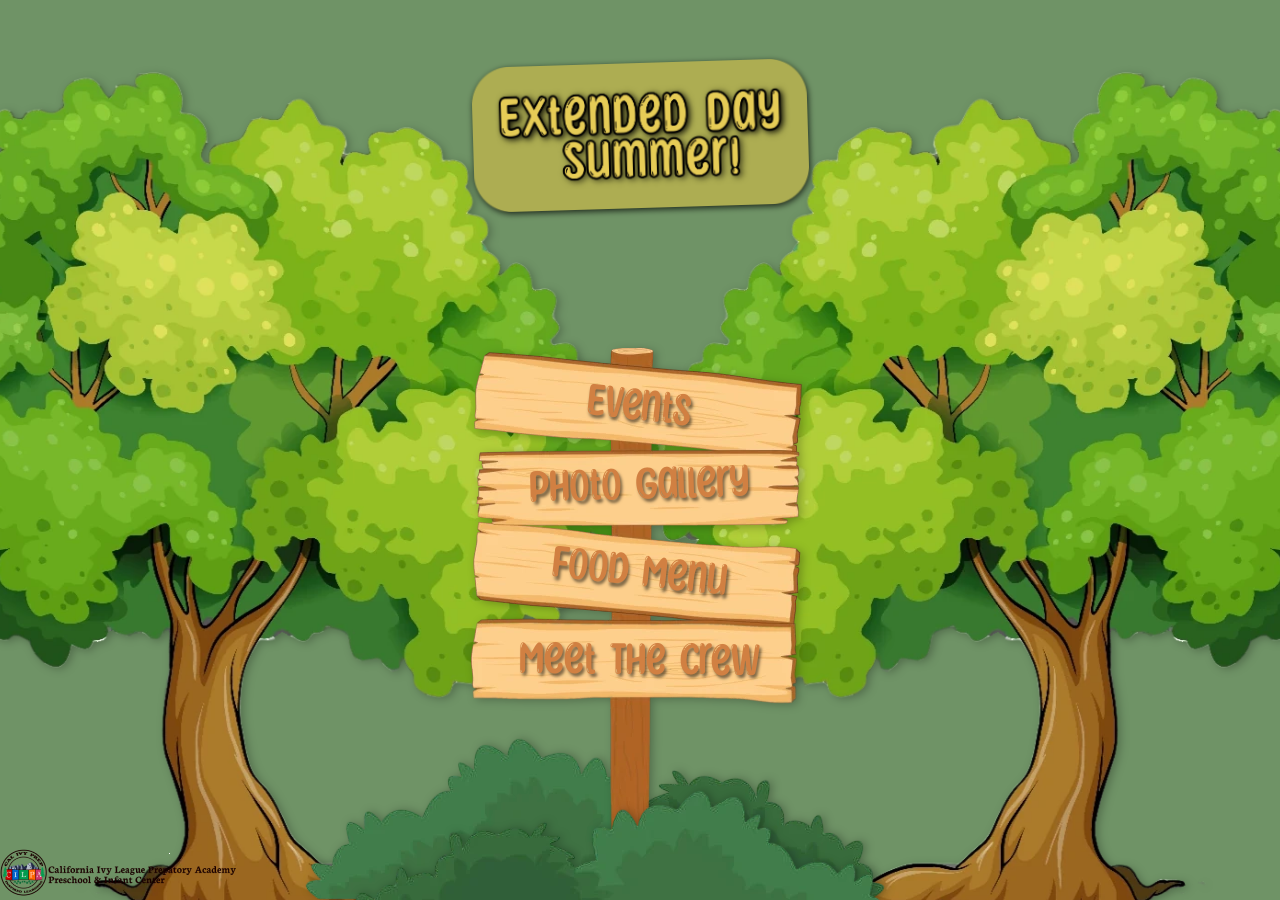
<file: index.html>
<!DOCTYPE html>
<html lang="en">
<head>
    <meta charset="UTF-8">
    <meta name="viewport" content="width=device-width, initial-scale=1.0">
    <meta name="darkreader-lock">
    <title>Extended Day Website</title>
    <link rel="stylesheet" type="text/css" href="style.css">
    <link rel="manifest" href="site.webmanifest">
    <link rel="icon" href="favicon.ico" type="image/x-icon">
</head>
<body>
    <!-- ========= Website Coded and Designed by Clonephaze/Jack Smith  =========  -->
    <main>
        <div class="home-screen">
            <div class="title-bar">
                <img src="Images/ExtDaySumTitle.webp" alt="">
            </div>
            <!-- <div class="title-bar">
                <div class="title-container">
                    <h1 class="title">Extended Day Summer!</h1>
                </div>
            </div> -->
            <img class="tree-left" src="Images/treeflip.webp" alt="">
            <nav class="sign-container">
                <img role="presentation" class="bush1" src="Images/BushesLtD.webp" alt="">
                <picture role="presentation" class="signpost">
                    <source srcset="Images/signpost.webp" type="image/webp">
                    <img role="presentation" src="Images/signpost.png" alt="">
                </picture>
                <ul role="tree" aria-label="Extended Day">
                    <li class="sign-item" role="none"><a role="treeitem" class="sign-buttons" id="button1" href="Events/Events.html">Events</a></li>
                    <li class="sign-item" role="none"><a role="treeitem" class="sign-buttons" id="button2" href="Gallery/Gallery.html">Photo Gallery</a></li>
                    <li class="sign-item" role="none"><a role="treeitem" class="sign-buttons" id="button3" href="Menu/Menu.html">Food Menu</a></li>
                    <li class="sign-item" role="none"><a role="treeitem" class="sign-buttons" id="button4" href="Crew/Crew.html">Meet The Crew</a></li>
                </ul>
                <img role="presentation" class="bush2" src="Images/BushesDtL.webp" alt="">
            </nav>
            <img class="tree-right" src="Images/tree.webp" alt="">
        </div>
    </main>
    <footer><a href="https://calivyprep.org/" target="_blank" rel="noopener noreferrer"><img class="cal-ivy-logo" src="Images/CalIvyPrepLogo.png" alt="Logo and title for California Ivy League Prepretory School"></a></footer>
</body>
</html>
</file>
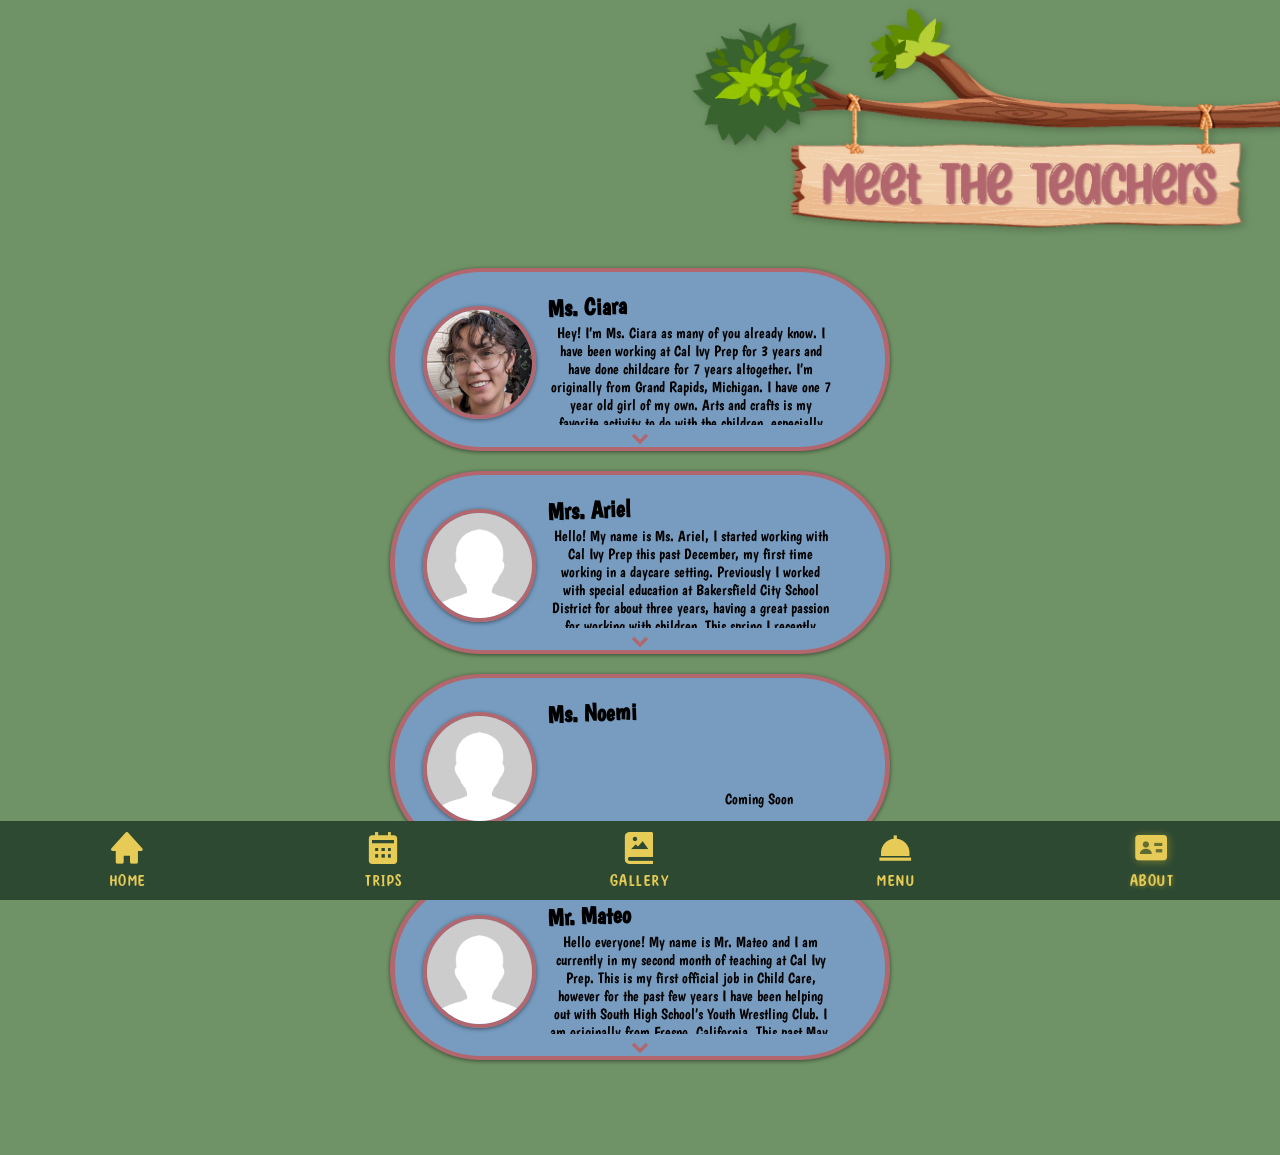
<file: Crew/Crew.html>
<!DOCTYPE html>
<html lang="en">
<head>
    <meta charset="UTF-8">
    <meta name="viewport" content="width=device-width, initial-scale=1.0">
    <meta name="darkreader-lock">
    <title>Extended Day Website</title>
    <link rel="stylesheet" href="../style.css">
    <link rel="stylesheet" href="../Fonts/boxicons-2.1.4/css/boxicons.min.css">
    <link rel="icon" href="../favicon.ico" type="image/x-icon">
    <script src="https://code.jquery.com/jquery-3.6.0.min.js"></script>
</head>
<body>
    <!-- ========= Website Coded and Designed by Clonephaze/Jack Smith  =========  -->
    <header class="about-header">
        <img src="TreeBranchCrew.webp" role="presentation" alt="">
        <h1 class="hidden-title">Meet The Teachers</h1>
    </header>
    <main>
        <div class="staff-container">
            <div class="staff-card" data-expanded="false">
                <div class="staff-img-container">
                    <img src="Ciara.webp" role="presentation" alt="">
                </div>
                <h2 class="staff-name">Ms. Ciara</h2>
                <div class="staff-info-container">
                    <p class="staff-description Ciara">Hey! I’m Ms. Ciara as many of you already know. I have been working at Cal Ivy Prep for 3 years and have done childcare for 7 years altogether. I’m originally from
                        Grand Rapids, Michigan. I have one 7 year old girl of my own. Arts and crafts is my favorite activity to do with the children, especially making slime. I hope we have a fantastic and fun summer
                        this year. I can’t wait!</p>
                </div>
                <div class="expand-arrow"><i class='bx bxs-chevron-down'></i></div>
            </div>
            <div class="staff-card" data-expanded="false">
                <div class="staff-img-container">
                    <img src="blank-face-icon-16.jpg" role="presentation" alt="">
                </div>
                <h2 class="staff-name">Mrs. Ariel</h2>
                <div class="staff-info-container">
                    <p class="staff-description Ariel">Hello! My name is Ms. Ariel, I started working with Cal Ivy Prep this past December, my first time working in a daycare setting. Previously I worked with special
                        education at Bakersfield City School District for about three years, having a great passion for working with children. This spring I recently graduated from CSUB with my bachelor's in Child,
                        Adolescent, and Family Studies and am planning to continue school to obtain my master's. I’m originally from the island of Oahu and have a two-year-old daughter of my own! But I love playing
                        games, and sports, and being outside with the children. I am super excited to be spending all summer with everyone and ready to have a great time!</p>
                </div>
                <div class="expand-arrow"><i class='bx bxs-chevron-down'></i></div>
            </div>
            <div class="staff-card" data-expanded="false">
                <div class="staff-img-container">
                    <img src="blank-face-icon-16.jpg" role="presentation" alt="">
                </div>
                <h2 class="staff-name">Ms. Noemi</h2>
                <div class="staff-info-container">
                    <p class="staff-description Noemi">Coming Soon</p>
                </div>
                <div class="expand-arrow"><i class='bx bxs-chevron-down'></i></div>
            </div>
            <div class="staff-card" data-expanded="false">
                <div class="staff-img-container">
                    <img src="blank-face-icon-16.jpg" role="presentation" alt="">
                </div>
                <h2 class="staff-name">Mr. Mateo</h2>
                <div class="staff-info-container">
                    <p class="staff-description Mateo">Hello everyone! My name is Mr. Mateo and I am currently in my second month of teaching at Cal Ivy Prep. This is my first official job in Child Care, however for the past few years I have been helping out with South High School’s Youth Wrestling Club. I am originally from Fresno, California. This past May, I finished my bachelors degree from CSUB in Child, Adolescent and Family Studies. For the past three years I have been a part of the CSUB Wrestling Team and I will be continuing competing and attending CSUB this Fall as I have been accepted to the Educational Counseling Masters Program. I love being outside with the kids, coloring, playing games, just about anything! I am so grateful and excited to be at Cal Ivy Prep this summer! Thank you!</p>
                </div>
                <div class="expand-arrow"><i class='bx bxs-chevron-down'></i></div>
            </div>
        </div>
    </main>
    <footer>
        <nav class="navigation">
            <ul role="tree" class="navbar">
                <li role="none">
                    <a role="treeitem" href="../index.html">
                        <div class="nav-icon bx bxs-home"></div>
                        <p>Home</p>
                    </a>
                </li>
                <li role="none">
                    <a role="treeitem" href="../Events/Events.html">
                        <div class="nav-icon bx bxs-calendar"></div>
                        <p>Trips</p>
                    </a>
                </li>
                <li role="none">
                    <a role="treeitem" href="../Gallery/Gallery.html">
                        <div class="nav-icon bx bxs-photo-album"></div>
                        <p>Gallery</p>
                    </a>
                </li>
                <li role="none">
                    <a role="treeitem" href="../Menu/Menu.html">
                        <div class="nav-icon bx bxs-dish"></div>
                        <p>Menu</p>
                    </a>
                </li>
                <li role="none">
                    <a role="treeitem" aria-current="page" href="Crew.html">
                        <div class="nav-icon bx bxs-id-card"></div>
                        <p>About</p>
                    </a>
                </li>
            </ul>
        </nav>
    </footer>
    <script>
        const navbar = document.querySelector('.navigation');
        const body = document.querySelector('.staff-container');
        var navgap = navbar.offsetHeight + 20;

        body.style.paddingBottom += navgap + 'px';
    </script>
    <script>
        $(document).ready(function () {
            $('.expand-arrow').click(function () {
                const $arrow = $(this);
                const $card = $arrow.closest('.staff-card');
                const $description = $card.find('.staff-description');
                const isExpanded = $card.attr('data-expanded') === 'true';
                const initialHeight = 183;
                const animationDuration = 400; 

                if (!isExpanded) {
                    const startCardHeight = $card.height();
                    const startDescriptionHeight = $description.height();
                    $card.css('height', 'auto'); 
                    $description.css('height', 'auto'); 
                    const endCardHeight = $card.prop('scrollHeight');
                    const endDescriptionHeight = $description.prop('scrollHeight');
                    $card.css('height', startCardHeight); 
                    $description.css('height', startDescriptionHeight); 

                    $card[0].offsetHeight;
                    $description[0].offsetHeight;

                    $card.attr('data-expanded', 'true');
                    $arrow.addClass('flip-arrow');

                    $card.animate({ height: endCardHeight }, animationDuration);
                    $description.animate({ height: endDescriptionHeight }, animationDuration);
                } else {
                    const endHeight = initialHeight;

                    $card.attr('data-expanded', 'false');
                    $arrow.removeClass('flip-arrow');

                    $card[0].offsetHeight;
                    $description[0].offsetHeight;

                    $card.animate({ height: endHeight }, animationDuration);
                    $description.animate({ height: '6rem' }, animationDuration);
                }
            });
        });
    </script>

</body>
</html>
</file>
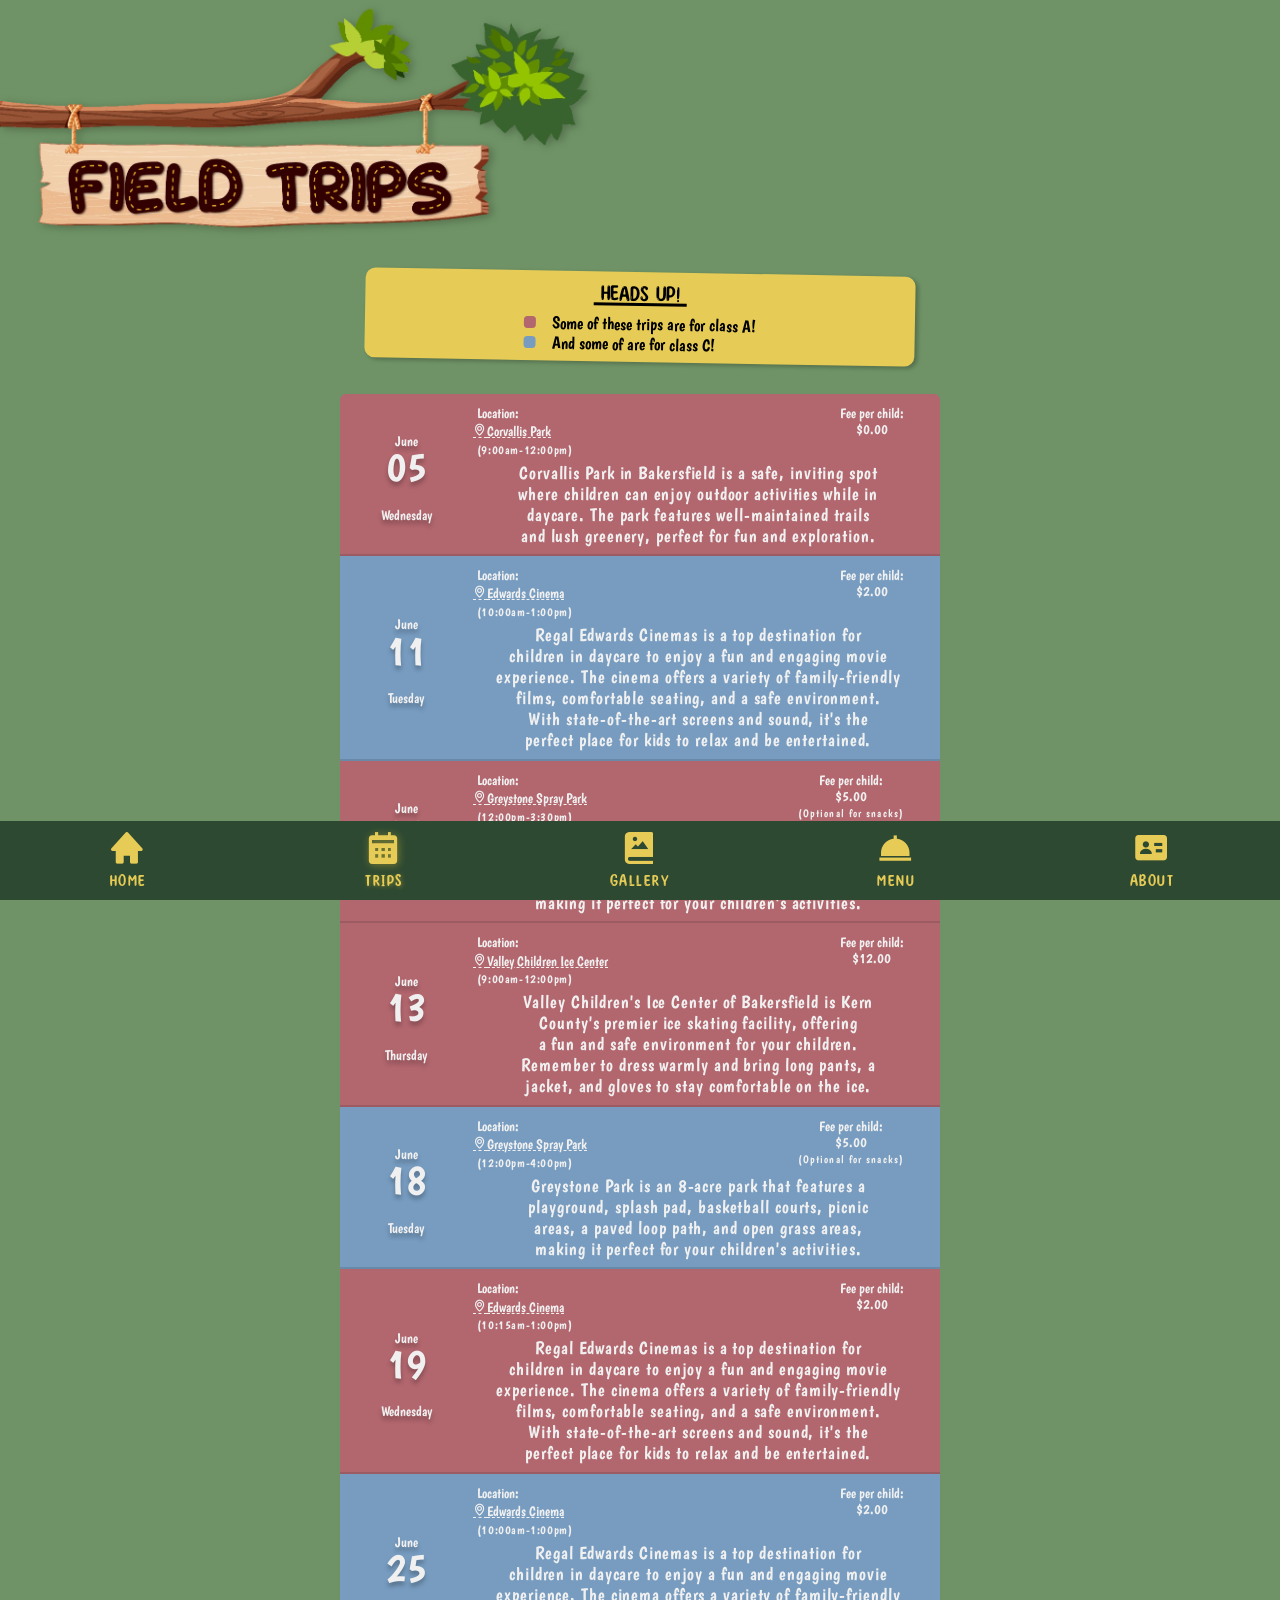
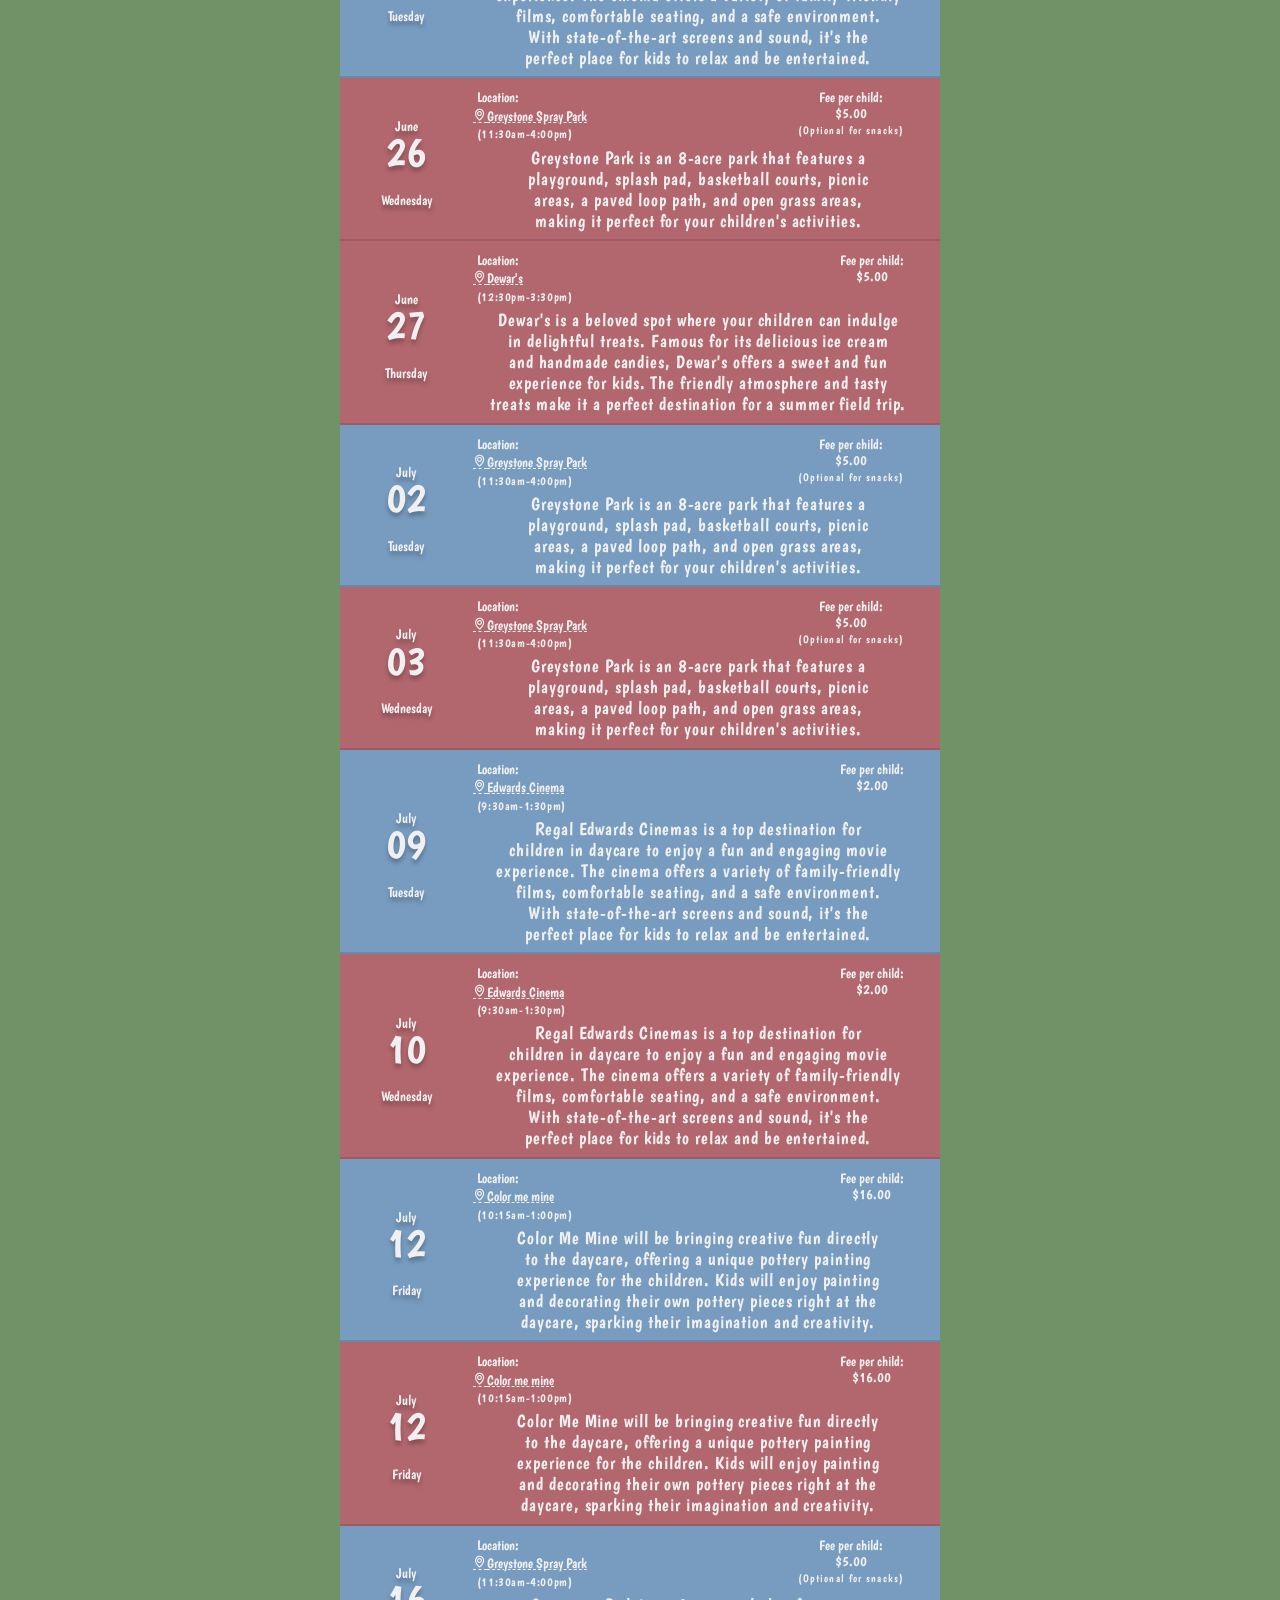
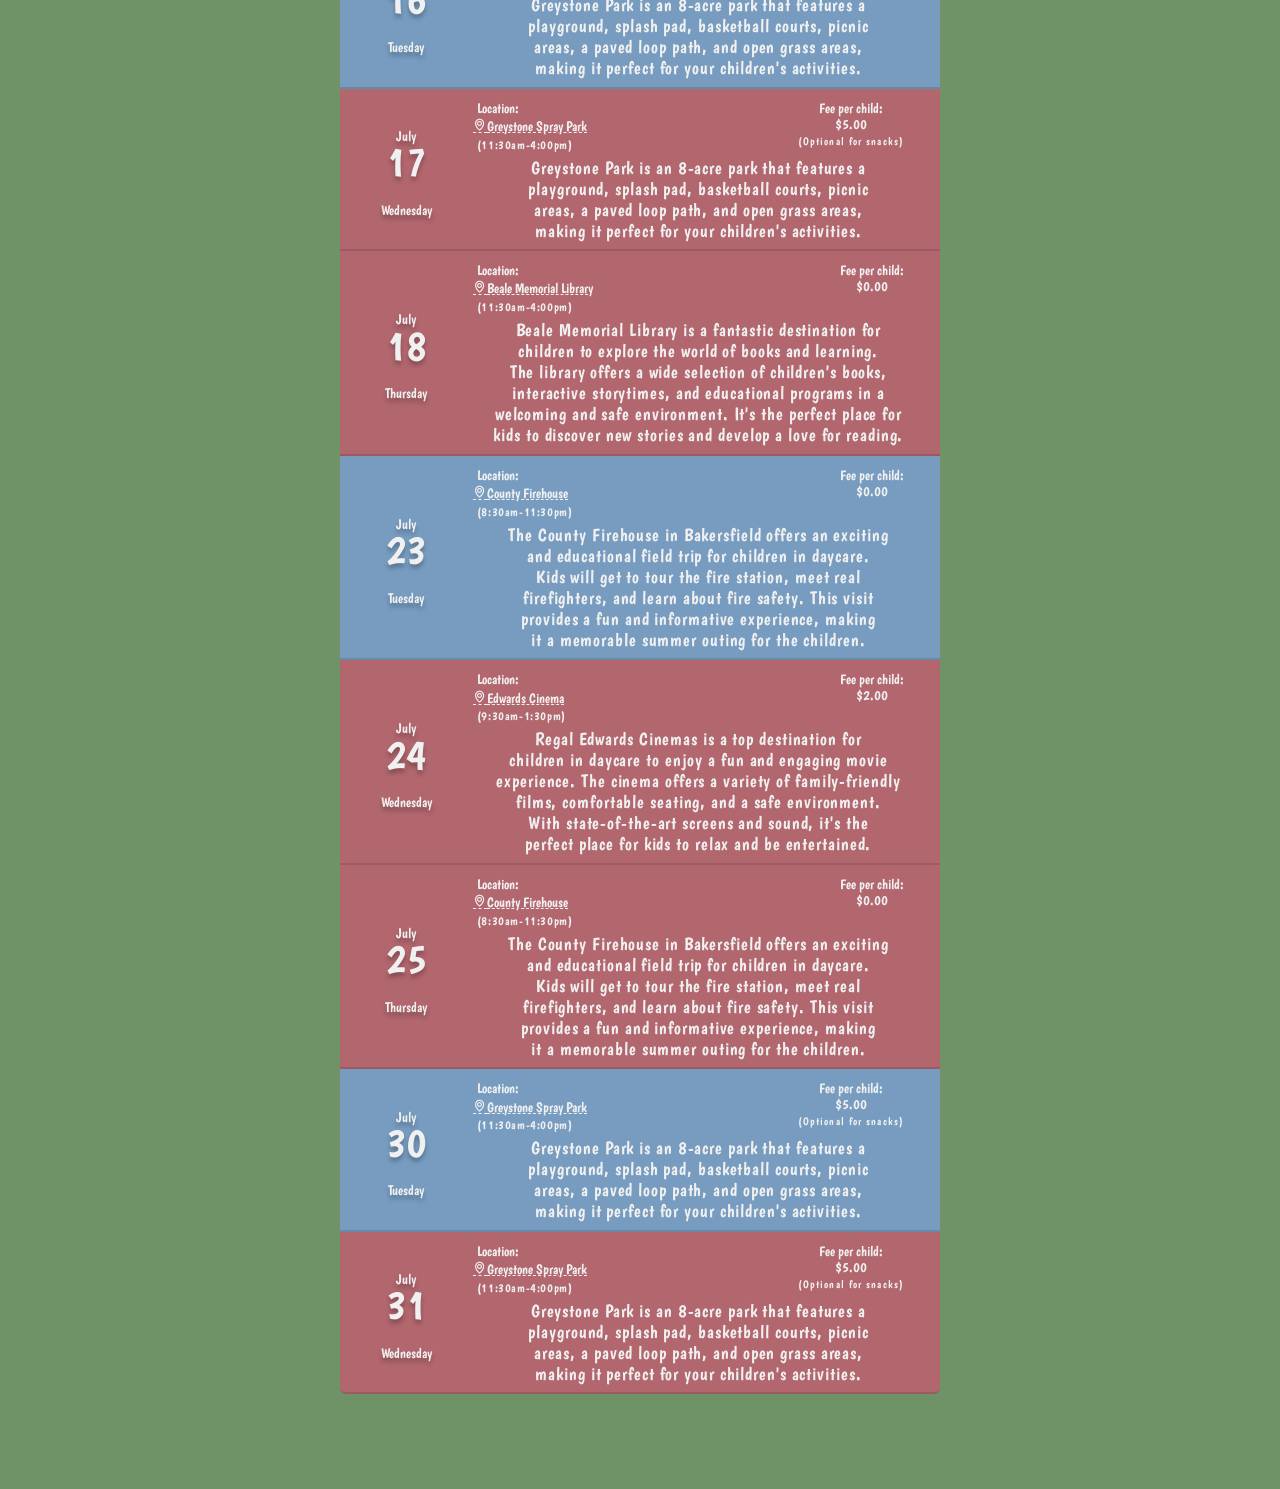
<file: Events/Events.html>
<!DOCTYPE html>
<html lang="en">
<head>
    <meta charset="UTF-8">
    <meta name="viewport" content="width=device-width, initial-scale=1.0">
    <meta name="darkreader-lock">
    <title>Extended Day Website</title>
    <link rel="stylesheet" href="../style.css">
    <link rel="stylesheet" href="../Fonts/boxicons-2.1.4/css/boxicons.min.css">
    <script src="Event-generator.js"></script>
    <link rel="icon" href="../favicon.ico" type="image/x-icon">
</head>
<body>
    <!-- ========= Website Coded and Designed by Clonephaze/Jack Smith  =========  -->
    <header class="events-header">
        <img src="TreeBranch-Events.webp" role="presentation" alt="">
        <h1 class="hidden-title">Field Trips</h1>
    </header>
    <main>
        <div class="place-center">
            <div class="events-intro-container">
                <h2> Heads Up! </h2>
                <div class="classLine">
                    <div class="classColorBox Abox"></div>
                    <p>Some of these trips are for class A!</p>
                </div>
                <div class="classLine">
                    <div class="classColorBox Bbox"></div>
                    <p>And some of are for class C!</p>
                </div>
            </div>
        </div>
        <div class="place-center">
            <div class="event-list-container">
                <!-- Content generated via Event-generator.js -->
            </div>
        </div>
    </main>
    <footer>
        <nav class="navigation">
            <ul role="tree" class="navbar">
                <li role="none">
                    <a role="treeitem" href="../index.html">
                        <div class="nav-icon bx bxs-home"></div>
                        <p>Home</p>
                    </a>
                </li>
                <li role="none">
                    <a role="treeitem" aria-current="page" href="Events.html">
                        <div class="nav-icon bx bxs-calendar"></div>
                        <p>Trips</p>
                    </a>
                </li>
                <li role="none">
                    <a role="treeitem" href="../Gallery/Gallery.html">
                        <div class="nav-icon bx bxs-photo-album"></div>
                        <p>Gallery</p>
                    </a>
                </li>
                <li role="none">
                    <a role="treeitem" href="../Menu/Menu.html">
                        <div class="nav-icon bx bxs-dish"></div>
                        <p>Menu</p>
                    </a>
                </li>
                <li role="none">
                    <a role="treeitem" href="../Crew/Crew.html">
                        <div class="nav-icon bx bxs-id-card"></div>
                        <p>About</p>
                    </a>
                </li>
            </ul>
        </nav>
    </footer>
    <script>
        const navbar = document.querySelector('.navigation');
        const body = document.querySelector('.event-list-container');
        var navgap = navbar.offsetHeight + 20;
        body.style.paddingBottom += navgap + 'px';
    </script>
</body>
</html>
</file>
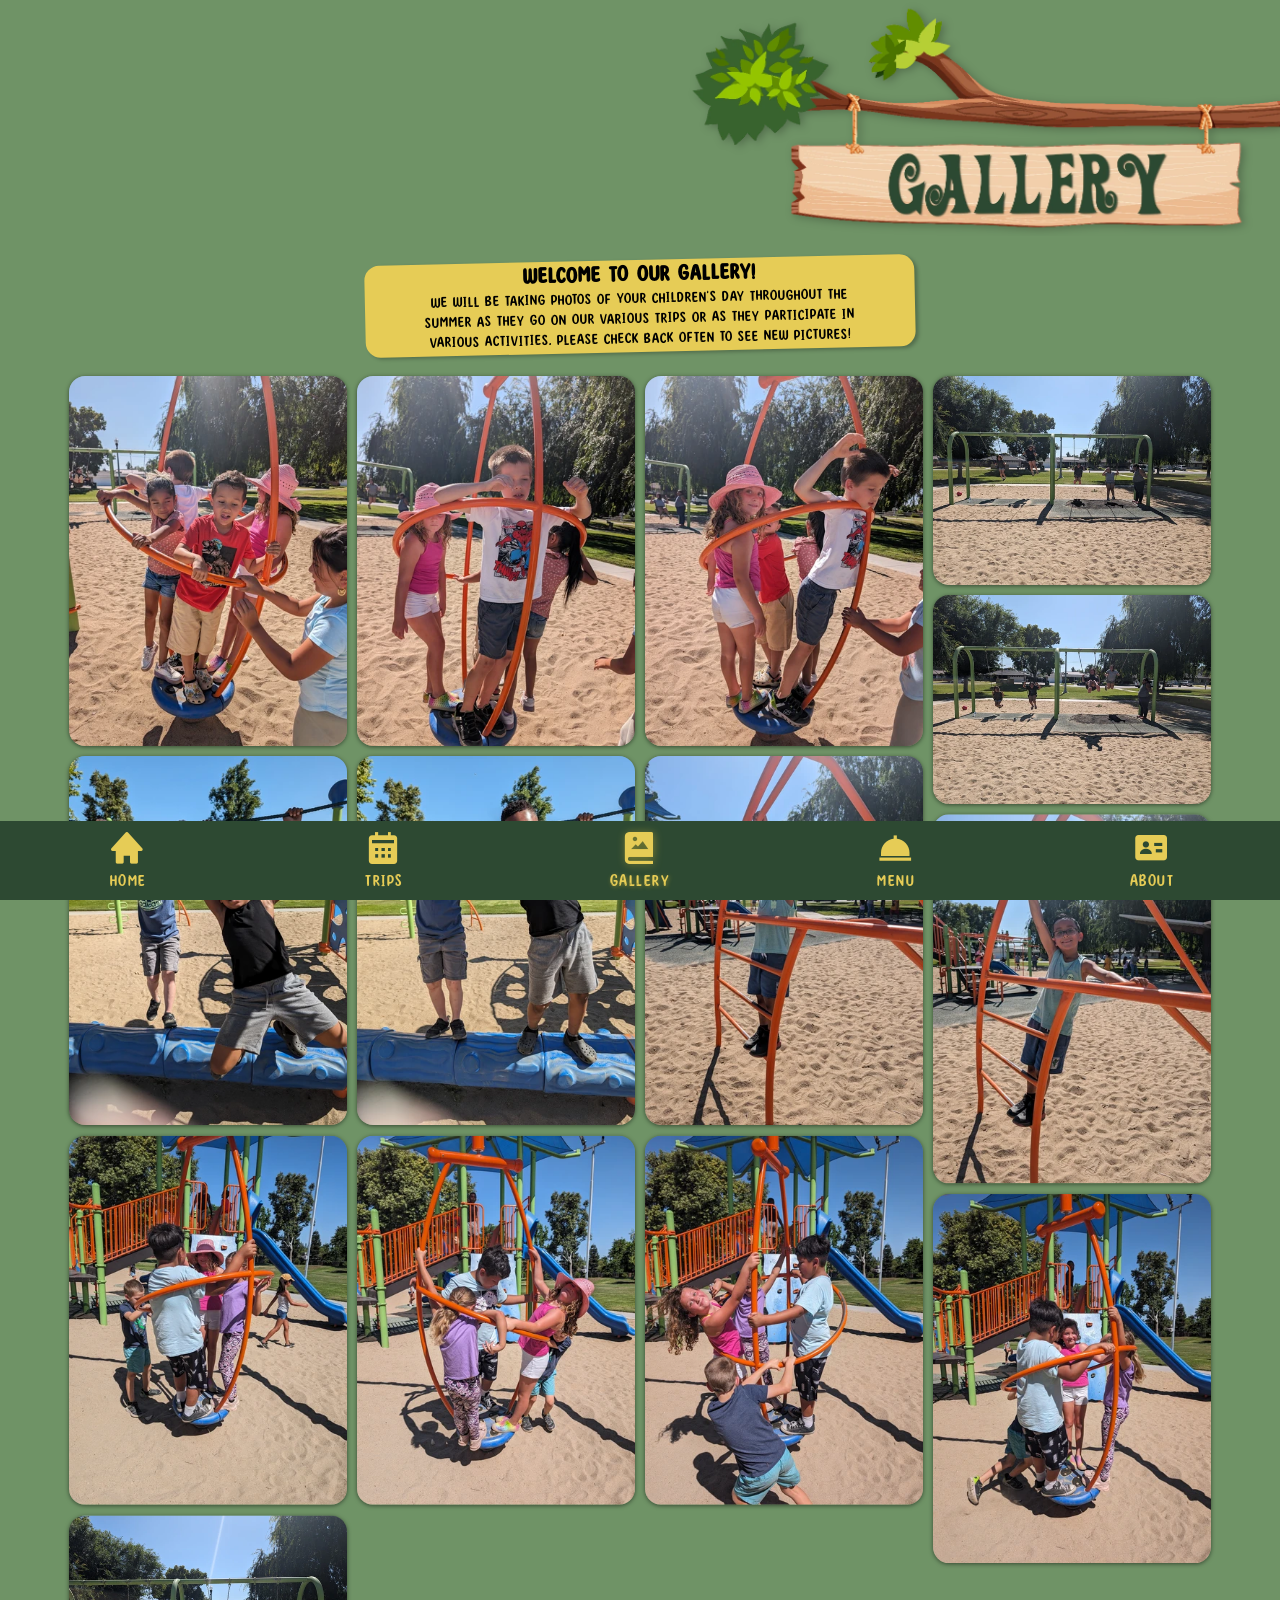
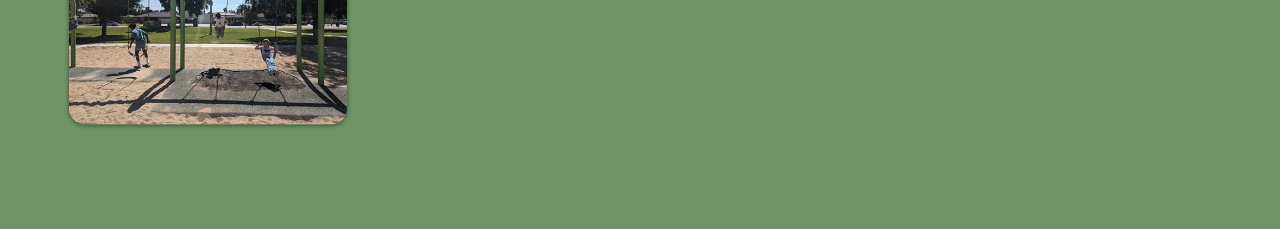
<file: Gallery/Gallery.html>
<!DOCTYPE html>
<html lang="en">
<head>
    <meta charset="utf-8" />
    <meta content="width=device-width, initial-scale=1.0" name="viewport" />
    <meta name="darkreader-lock" />
    <title>
        Extended Day Website
    </title>
    <link href="../style.css" rel="stylesheet" />
    <link href="../Fonts/boxicons-2.1.4/css/boxicons.min.css" rel="stylesheet" />
    <script src="https://code.jquery.com/jquery-3.6.0.min.js">
    </script>
    <script src="imagesloaded.pkgd.min.js">
    </script>
    <script src="masonry.pkgd.min.js">
    </script>
    <link href="../favicon.ico" rel="icon" type="image/x-icon" />
</head>
<body>
    <!-- ========= Website Coded and Designed by Clonephaze/Jack Smith  =========  -->
    <header class="gallery-header">
        <img alt="" role="presentation" src="TreeBranchGallery.webp" />
        <h1 class="hidden-title">
            Gallery
        </h1>
    </header>
    <main>
        <div class="place-center">
            <div class="gallery-intro-container">
                <h2 class="gallery-subtitle">
                    Welcome To our Gallery!
                </h2>
                <p>
                    We will be taking photos of your children's day throughout the summer as they go on our various trips or as they participate in various activities. Please check back often to see new pictures!
                    <!-- For allergy concerns please contact Cal Ivy <a href="http://https://calivyprep.org/contact-us/" target="_blank" rel="noopener noreferrer">here.</a> -->
                </p>
            </div>
        </div>
        <div class="place-center">
            <div class="gallery-container">
                <div class="masonry-gallery">
                    <div class="grid-sizer">
                    </div>
                    <img alt="" class="gallery-item" loading="lazy" src="Images/processed/PXL_20240605_164344366.RAW-01.COVER.webp" />
                    <img alt="" class="gallery-item" loading="lazy" src="Images/processed/PXL_20240605_164348693.RAW-01.COVER.webp" />
                    <img alt="" class="gallery-item" loading="lazy" src="Images/processed/PXL_20240605_164350716.RAW-01.COVER.webp" />
                    <img alt="" class="gallery-item" loading="lazy" src="Images/processed/PXL_20240605_164400768.RAW-01.MP.COVER.webp" />
                    <img alt="" class="gallery-item" loading="lazy" src="Images/processed/PXL_20240605_164402985.RAW-01.MP.COVER.webp" />
                    <img alt="" class="gallery-item" loading="lazy" src="Images/processed/PXL_20240605_164436776.RAW-01.MP.COVER.webp" />
                    <img alt="" class="gallery-item" loading="lazy" src="Images/processed/PXL_20240605_164437880.RAW-01.MP.COVER.webp" />
                    <img alt="" class="gallery-item" loading="lazy" src="Images/processed/PXL_20240605_164450399.RAW-01.COVER.webp" />
                    <img alt="" class="gallery-item" loading="lazy" src="Images/processed/PXL_20240605_164452681.RAW-01.COVER.webp" />
                    <img alt="" class="gallery-item" loading="lazy" src="Images/processed/PXL_20240605_171825580.RAW-01.COVER.webp" />
                    <img alt="" class="gallery-item" loading="lazy" src="Images/processed/PXL_20240605_171829302.RAW-01.MP.COVER.webp" />
                    <img alt="" class="gallery-item" loading="lazy" src="Images/processed/PXL_20240605_171830529.RAW-01.MP.COVER.webp" />
                    <img alt="" class="gallery-item" loading="lazy" src="Images/processed/PXL_20240605_171831599.RAW-01.MP.COVER.webp" />
                    <img alt="" class="gallery-item" loading="lazy" src="Images/processed/PXL_20240605_171840831.RAW-01.COVER.webp" />
                </div>
            </div>
        </div>
        <div class="modal" id="myModal">
            <div aria-label="Go to previous image" class="left-arrow" role="button" tabindex="1">
                <i class='bx bx-left-arrow'></i>
            </div>
            <div class="modal-content">
                <div aria-label="Close" class="close-button" role="button" tabindex="1">
                    <i class='bx bx-x-circle'></i>
                </div>
                <div aria-label="Download" class="download-button" role="button" tabindex="1">
                    <i class='bx bx-cloud-download'></i>
                </div>
                <img alt="" id="modal-image" />
            </div>
            <div aria-label="Go to next image" class="right-arrow" role="button" tabindex="1">
                <i class='bx bx-right-arrow'></i>
            </div>
        </div>
    </main>
    <footer>
        <nav class="navigation">
            <ul class="navbar" role="tree">
                <li role="none">
                    <a href="../index.html" role="treeitem">
                        <div class="nav-icon bx bxs-home">
                        </div>
                        <p>
                            Home
                        </p>
                    </a>
                </li>
                <li role="none">
                    <a href="../Events/Events.html" role="treeitem">
                        <div class="nav-icon bx bxs-calendar">
                        </div>
                        <p>
                            Trips
                        </p>
                    </a>
                </li>
                <li role="none">
                    <a aria-current="page" href="Gallery.html" role="treeitem">
                        <div class="nav-icon bx bxs-photo-album">
                        </div>
                        <p>
                            Gallery
                        </p>
                    </a>
                </li>
                <li role="none">
                    <a href="../Menu/Menu.html" role="treeitem">
                        <div class="nav-icon bx bxs-dish">
                        </div>
                        <p>
                            Menu
                        </p>
                    </a>
                </li>
                <li role="none">
                    <a href="../Crew/Crew.html" role="treeitem">
                        <div class="nav-icon bx bxs-id-card">
                        </div>
                        <p>
                            About
                        </p>
                    </a>
                </li>
            </ul>
        </nav>
    </footer>
    <script>
        $(document).ready(function () {
            var $elem = $('.masonry-gallery');
            var msnry = new Masonry($elem[0], {
                columnWidth: '.grid-sizer',
                itemSelector: '.gallery-item',
                fitWidth: false,
                percentPosition: true,
                gutter: 10,
                initLayout: false,
                lazyload: true,
                originTop: true
            });

            $elem.imagesLoaded().progress(function () {
                msnry.layout();
            });

            // Debounce function to limit the rate of layout recalculations
            function debounce(func, wait) {
                var timeout;
                return function () {
                    clearTimeout(timeout);
                    timeout = setTimeout(func, wait);
                };
            }

            // Layout recalculation
            var relayoutMasonry = debounce(function () {
                msnry.layout();
            }, 100);

            // Trigger layout on window resize
            $(window).resize(function () {
                relayoutMasonry();
            });

            // Trigger layout on orientation change
            $(window).on('orientationchange', function () {
                setTimeout(function () {
                    relayoutMasonry();
                }, 500); // Delay to ensure orientation change is fully processed
            });

            // Initial layout after all images have loaded
            $elem.imagesLoaded().done(function () {
                msnry.layout();
            });
        });
    </script>
    <script>
        const navbar = document.querySelector('.navigation');
        const body = document.querySelector('.masonry-gallery');
        var navgap = navbar.offsetHeight + 20;
        body.style.paddingBottom += navgap + 'px';
    </script>
    <script>
        $(document).ready(function () {
            // Open modal when an image is clicked
            $(document).on('click', '.gallery-item', function () {
                var modal = $('#myModal');
                var modalImg = $('#modal-image');
                var images = $('.gallery-item');
                var leftArrow = $('.bx-left-arrow');
                var rightArrow = $('.bx-right-arrow');
                var downloadButton = $('.bx-cloud-download');
                var closeButton = $('.close-button');
                var currentIndex = $(this).index('.gallery-item');
                var modalImgSrcName = $(this).attr('src').split('/').pop().split('.').slice(0, -1).join('.');

                // Set the initial modal image source to the large version
                modalImg.attr('src', 'Images/processed/' + modalImgSrcName + '_large.webp');

                // Update the download button's data-download attribute to point to the original image
                downloadButton.attr('data-download', 'Images/' + modalImgSrcName + '.jpg');

                // Show modal
                modal.css('display', 'grid');

                // Close modal when clicked outside the image
                $(document).mouseup(function (e) {
                    if (!modalImg.is(e.target) && !leftArrow.is(e.target) && !rightArrow.is(e.target) && !downloadButton.is(e.target) && modalImg.has(e.target).length === 0) {
                        modal.css('display', 'none');
                    }
                });

                // Close modal when close button is clicked
                closeButton.click(function () {
                    modal.css('display', 'none');
                });

                // Scroll through images with left and right arrows, or with the on-screen "left-arrow" and "right-arrow" icons
                $(document).keydown(function (e) {
                    if (e.keyCode == 37) { // Left arrow
                        scrollLeft();
                    } else if (e.keyCode == 39) { // Right arrow
                        scrollRight();
                    }
                });

                leftArrow.click(scrollLeft);
                rightArrow.click(scrollRight);

                function scrollLeft() {
                    currentIndex = (currentIndex === 0) ? images.length - 1 : currentIndex - 1;
                    updateModalImage();
                }

                function scrollRight() {
                    currentIndex = (currentIndex === images.length - 1) ? 0 : currentIndex + 1;
                    updateModalImage();
                }

                function updateModalImage() {
                    var newImgSrcName = $(images[currentIndex]).attr('src').split('/').pop().split('.').slice(0, -1).join('.');
                    modalImg.attr('src', 'Images/processed/' + newImgSrcName + '_large.webp');
                    downloadButton.attr('data-download', 'Images/' + newImgSrcName + '.jpg');
                }
            });

            // Close modal when escape key is pressed
            $(document).keydown(function (e) {
                if (e.keyCode == 27) { // Escape key
                    $('#myModal').css('display', 'none');
                }
            });

            // Add click event listener to the download button
            $(document).on('click', '.bx-cloud-download', function () {
                // Creates a new link element with the href attribute set to the 'data-download' attribute of the clicked element
                var downloadLink = document.createElement('a');
                downloadLink.href = $(this).attr('data-download');
                // This sets the name of the file that will be downloaded
                downloadLink.download = downloadLink.href.split('/').pop();
                // Append the link element to the body
                document.body.appendChild(downloadLink);
                // Click the link element 
                downloadLink.click();
                // Remove the link element
                document.body.removeChild(downloadLink);
            });
        });
    </script>
</body>
</html>
</file>
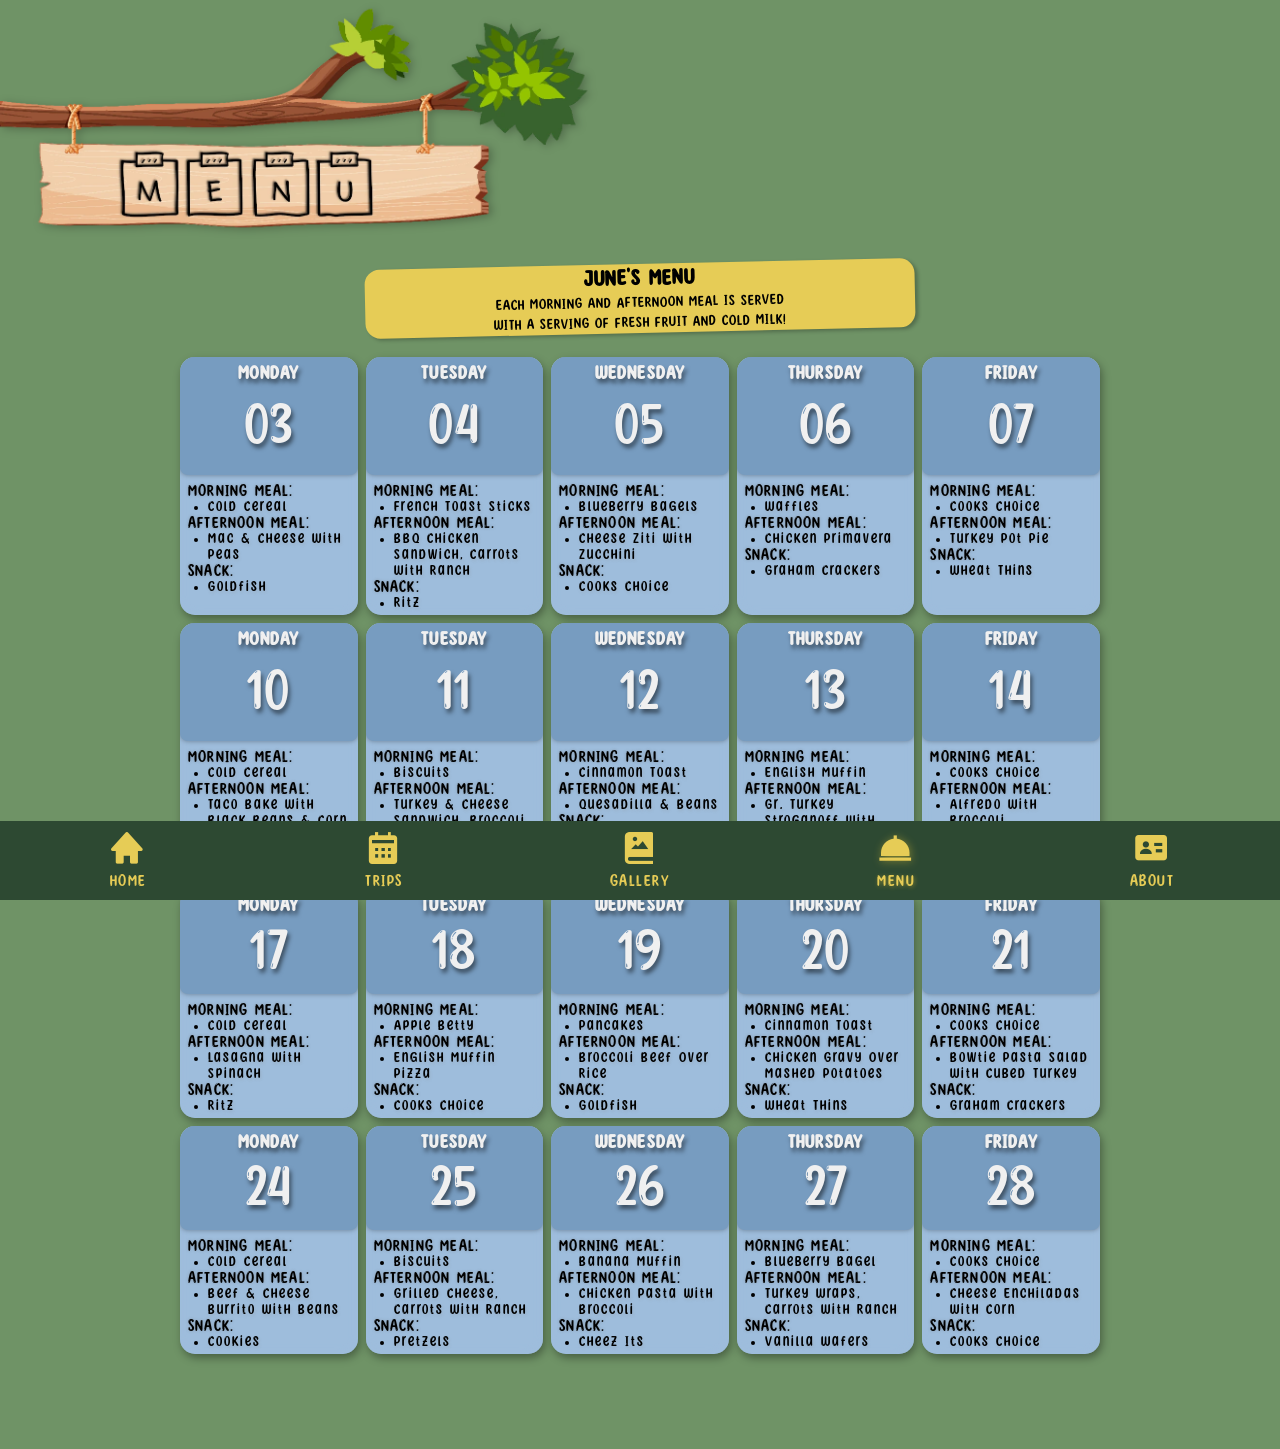
<file: Menu/Menu.html>
<!DOCTYPE html>
<html lang="en">
<head>
    <meta charset="UTF-8">
    <meta name="viewport" content="width=device-width, initial-scale=1.0">
    <meta name="darkreader-lock">
    <title>Extended Day Website</title>
    <link rel="stylesheet" href="../style.css">
    <link rel="stylesheet" href="../Fonts/boxicons-2.1.4/css/boxicons.min.css">
    <script src="dailyGenerator.js"></script>
    <link rel="icon" href="../favicon.ico" type="image/x-icon">
</head>
<body>
    <!-- ========= Website Coded and Designed by Clonephaze/Jack Smith  =========  -->
    <header class="menu-header">
        <img src="TreeBranchMenu.webp" role="presentation" alt="">
        <h1 class="hidden-title">Menu</h1>
    </header>
    <main>
        <div class="place-center">
            <div class="sub-title-container">
                <h2 class="menu-subtitle">July's Menu</h2>
                <p>Each morning and afternoon meal is served with a serving of fresh fruit and cold milk!
                 <!-- For allergy concerns please contact Cal Ivy <a href="http://https://calivyprep.org/contact-us/" target="_blank" rel="noopener noreferrer">here.</a> -->
                </p>
            </div>
        </div>
       <div class="place-center">
           <div class="daily-menu-parent-container">
                <!-- Content generated via DailyGenerator.js -->
            </div>
       </div>
    </main>
    <footer>
        <nav class="navigation">
            <ul role="tree" class="navbar">
                <li role="none">
                    <a role="treeitem" href="../index.html">
                        <div class="nav-icon bx bxs-home"></div>
                        <p>Home</p>
                    </a>
                </li>
                <li role="none">
                    <a role="treeitem" href="../Events/Events.html">
                        <div class="nav-icon bx bxs-calendar"></div>
                        <p>Trips</p>
                    </a>
                </li>
                <li role="none">
                    <a role="treeitem" href="../Gallery/Gallery.html">
                        <div class="nav-icon bx bxs-photo-album"></div>
                        <p>Gallery</p>
                    </a>
                </li>
                <li role="none">
                    <a role="treeitem" aria-current="page" href="Menu.html">
                        <div class="nav-icon bx bxs-dish"></div>
                        <p>Menu</p>
                    </a>
                </li>
                <li role="none">
                    <a role="treeitem" href="../Crew/Crew.html">
                        <div class="nav-icon bx bxs-id-card"></div>
                        <p>About</p>
                    </a>
                </li>
            </ul>
        </nav>
    </footer>
    <script>
        const navbar = document.querySelector('.navigation');
        const body = document.querySelector('.daily-menu-parent-container');
        var navgap = navbar.offsetHeight + 20;
        body.style.paddingBottom += navgap + 'px';
    </script>
</body>
</html>
</file>
<file: style.css>
/* Boogaloo font */
@import url('https://fonts.googleapis.com/css2?family=Boogaloo&display=swap');

:root {
    /* Library Colors */
    --rosyBrown100: hsl(1, 24%, 64%);
    --rosyBrown80: hsl(1, 24%, 64%);
    --rosyBrown60: hsl(1, 24%, 64%);
    --blueGray100: hsl(210, 37%, 61%);
    --blueGray80: hsl(210, 37%, 61%);
    --blueGray60: hsl(210, 37%, 61%);
    --arylideYellow100: hsl(49, 74%, 62%);
    --arylideYellow80: hsl(49, 74%, 62%);
    --arylideYellow60: hsl(49, 74%, 62%);
    --asparagus100: hsl(108, 18%, 49%);
    --asparagus80: hsl(108, 18%, 49%);
    --asparagus60: hsl(108, 18%, 49%);
    --indianRed100: hsl(354, 33%, 55%);
    --indianRed80: hsl(354, 33%, 55%);
    --indianRed60: hsl(354, 33%, 55%);
    --caramel100: hsl(26, 61%, 54%);
    --caramel80: hsl(26, 61%, 54%);
    --caramel60: hsl(26, 61%, 54%);
    --calPolyGreen100: hsl(132, 24%, 23%);
    --calPolyGreen80: hsl(132, 24%, 23%);
    --calPolyGreen60: hsl(132, 24%, 23%);
    /* Normal Colors */
    --offWhite: hsl(0, 0%, 94%);
    --pureWhite: hsl(0, 0%, 100%);
    --pureBlack: hsl(0, 0%, 0%);


    --_ClassAColor: var(--indianRed100);
    --_ClassBColor: var(--blueGray100);

}

/* Resets */
*,
*::before,
*::after {
    box-sizing: border-box;
    margin: 0;
    padding: 0;
}

/* Site-wide styles */
body {
    height: 100dvh;
    background-color: var(--asparagus100);
}

.place-center {
    display: grid;
    place-items: center;
}


/* Home Page Styles */
.home-screen {
    width: 100vw;
    height: 100dvh;
    display: grid;
    grid-template-areas: "title-bar" "sign-container";
    grid-template-rows: minmax(auto, 30%) 1fr;
    overflow-x: clip;
    overflow: hidden;


    @media screen and (min-width: 600px) {
        grid-template-areas: "Left-tree title-bar Right-tree" "Left-tree sign-container Right-tree";

        grid-template-columns: minmax(0, 1fr) 1fr minmax(0, 1fr);
    }
}

.title-bar {
    grid-area: title-bar;
    display: grid;
    place-self: center;

    >img {
        width: 100%;
        height: 100%;
        object-fit: cover;
        object-position: 50% 50%;
        max-width: 375px;
        padding-inline: 1.25rem;
        transform: rotate(-1.72deg);
        filter: drop-shadow(1px 2px 3px hsla(0, 0%, 0%, 0.75));
    }
}

.sign-container {
    position: relative;
    max-width: 100vw;
    grid-area: sign-container;
    place-self: end center;


    .signpost {
        width: 100%;
        max-width: 98vw;
        height: auto;
        filter: drop-shadow(3px 2px 4px hsla(0, 0%, 0%, 0.25));
    }

    >ul {
        >li {
            /* reset styling of li */
            list-style: none;
            width: 100%;
            height: 100%;
        }
    }

    .sign-buttons {
        position: absolute;
        color: var(--caramel100);
        text-align: center;
        line-height: normal;
        min-width: 100%;
        text-decoration: none;
        font-size: 50px;
        font-family: SunnySpells;
        text-shadow: 2px 3px 3px hsla(0, 0%, 0%, 0.5);
    }

    #button1 {
        top: 7%;
        transform: rotate(6.3deg);
    }

    #button2 {
        top: 21%;
        transform: rotate(-1.6deg);
    }

    #button3 {
        top: 36.5%;
        transform: rotate(6.3deg);
    }

    #button4 {
        top: 52%;
        transform: rotate(0.4deg);
    }

    .bush1,
    .bush2 {
        position: absolute;
        bottom: 0;
        height: auto;
        transform: translate(-25%, 0%);
        filter: drop-shadow(3px 0 4px hsla(0, 0%, 0%, 0.25));
    }

    .bush1 {
        z-index: -1;
    }

    .bush2 {
        z-index: 1;
        translate: 5% 0%;
    }
}
@media (hover:hover) {
    .sign-buttons {transition: scale 50ms, rotate 50ms;}
    .sign-buttons:hover {scale: 1.02;rotate: 0.5deg;transition: scale 80ms, rotate 80ms;}
}

.cal-ivy-logo {
    position: fixed;
    bottom: 0;
    left: 0;
    max-width: 240px;
    height: auto;
    z-index: 1;
}

.tree-left,
.tree-right {
    overflow: clip;
    height: 100%;
    z-index: -1;
    justify-self: center;
    translate: 0% 8%;
    filter: drop-shadow(3px 2px 4px hsla(0, 0%, 0%, 0.25));

    @media screen and (max-width: 600px) {
        display: none;
    }

}

.tree-left {
    grid-area: Left-tree;
}

.tree-right {
    grid-area: Right-tree;
    z-index: -2;
}

/* Events Page */
.events-header {
    position: relative;
    width: 100vw;
    max-width: 600px;
    overflow: clip;



    >img {
        filter: drop-shadow(3px 2px 4px hsla(0, 0%, 0%, 0.25));
        width: 100%;
    }
}

.events-intro-container {
    display: grid;
    place-content: center;
    margin: 2em;
    padding: 0.5em;
    border-radius: 10px;
    transform: rotate(1deg);
    background-color: var(--arylideYellow100);
    box-shadow: 3px 2px 4px hsla(0, 0%, 0%, 0.25);
    max-width: 550px;
    width: 80vw;

    >h2 {
        text-align: center;
        text-transform: uppercase;
        text-decoration: underline;
        text-decoration-thickness: 3px;
        margin-bottom: 0.3rem;
        font: 24px SunnySpells, sans-serif;
    }

    .classLine {
        display: inline-flex;
        align-items: center;
        justify-content: start;
        gap: 1em;
        font: 17px Boogaloo, sans-serif;
        margin-inline: 2em;
    }

    .classColorBox {
        width: 12px;
        aspect-ratio: 1;
        border-radius: 30%;

        &.Abox {
            background-color: var(--_ClassAColor);
        }

        &.Bbox {
            background-color: var(--_ClassBColor);
        }
    }
}

.event-list-container {
    display: grid;
    width: 92vw;
    max-width: 600px;


    .event-card {
        display: grid;
        grid-template-columns: 20% 80%;
        font: 16px Boogaloo, sans-serif;
        color: var(--offWhite);
        padding-inline: 0.5em;
        padding-block: 0.25em;
        border-bottom: 2px solid hsla(0, 0%, 11%, 0.15);
        min-height: 140px;

        &.classA {
            background-color: var(--_ClassAColor);
        }

        &.classB {
            background-color: var(--_ClassBColor);
        }

        &:first-child {
            border-top-left-radius: 6px;
            border-top-right-radius: 6px;
        }

        &:last-child {
            border-bottom-left-radius: 6px;
            border-bottom-right-radius: 6px;
        }
    }
}

.event-date-container {
    place-self: center;
    display: grid;
    font: 14px Boogaloo, sans-serif;
    grid-template-rows: 10% 80% 10%;
    height: fit-content;
    text-align: center;
    text-shadow: 0 4px 4px hsla(0, 0%, 0%, 0.25);



    .event-day-number {
        font-size: 42px;
        letter-spacing: initial;
    }
}

.event-info {
    display: grid;
    grid-template-rows: min-content max-content;
    justify-content: space-between;
}

.event-top {
    display: flex;
    justify-content: space-between;
    padding-top: 0.5em;
    padding-inline: 0.6em 2em;
    font-size: 14px;

    .location-container {

        >p {
            text-indent: 0.3em;
            margin-bottom: 0.15rem;
        }

        >h3 {
            font: inherit;

            >a {
                display: inline-flex;
                color: currentColor;
                text-decoration: dashed underline;
                text-decoration-thickness: 1px;

                >.map-symbol {
                    text-decoration: none;
                }
            }
        }

        >p:last-child {
            margin-top: 0.3em;
            font-size: 12px;
            letter-spacing: 0.05em;
        }
    }

    .event-fee-container {
        text-align: center;

        >.optional-text {
            font-size: 11px;
            letter-spacing: 0.1em;
            display: none;
        }

        >.optional-text[data-visible="true"] {
            display: inline;
        }
    }
}

.event-description-container {
    place-self: center;
    margin-bottom: 0.25em;
    margin-top: 0.15em;
    padding-inline: 2ch;
    text-align: center;
    text-wrap: balance;
    letter-spacing: 0.05em;
    font-size: clamp(0.75rem, 0.1467rem + 2.6087vw, 1.125rem);
}

.hidden-title {
    position: absolute;
    left: -100000px;
    overflow: hidden;

}

/* Navbar */
.navigation {
    position: fixed;
    bottom: 0;
    left: 0;
    min-height: fit-content;
    background-color: var(--calPolyGreen100);
    width: 100%;

    >ul {
        z-index: 10;
        display: grid;
        grid-template-rows: 1fr;
        grid-template-columns: repeat(5, 1fr);
        grid-template-areas: "Home Events Menu Gallery Crew";
        overflow: visible;
        margin: 0.5em 0;

        >li {
            list-style: none;
            text-align: center;

            >a {
                text-decoration: none;
                color: var(--arylideYellow100);
                font-family: SunnySpells;
                font-size: 18px;
                letter-spacing: 1.5px;
                text-transform: uppercase;

                >.nav-icon {
                    font-size: 38px;
                    fill: currentColor;
                }

                &[aria-current="page"] {
                    .nav-icon {
                        filter: drop-shadow(1px 1px 4px hsla(49, 74%, 54%, 0.45));
                    }

                    >p {
                        text-shadow: 1px 1px 4px hsl(49, 74%, 54%, 0.45);
                    }
                }
            }

            &:nth-child(1) {
                grid-area: Home;
            }

            /* second button */
            &:nth-child(2) {
                grid-area: Events;
            }

            /* third button */
            &:nth-child(3) {
                grid-area: Menu;
            }

            /* fourth button */
            &:nth-child(4) {
                grid-area: Gallery;
            }

            /* fifth button */
            &:nth-child(5) {
                grid-area: Crew;
            }

        }
    }
}
@media (hover:hover) {
    .navigation>ul>li{transition: scale 50ms;}
    .navigation>ul>li:hover{scale: 1.04;transition: scale 80ms;}
}

/* Menu Page */
.menu-header {
    position: relative;
    width: 100%;
    max-width: 600px;
    overflow: clip;

    >img {
        filter: drop-shadow(3px 2px 4px hsla(0, 0%, 0%, 0.25));
        width: 100%;
    }
}

.sub-title-container {
    font-family: SunnySpells;
    margin-inline: 0.5em;
    margin-block: 1.5em;
    letter-spacing: 1px;
    background-color: var(--arylideYellow100);
    padding-inline: 0.4em;
    border-radius: 15px;
    transform: rotate(-1.25deg);
    text-align: center;
    box-shadow: 3px 2px 4px hsla(0, 0%, 0%, 0.25);
    width: 92vw;
    max-width: 550px;

    >h2 {
        font-size: 24px;
        text-transform: uppercase;
    }

    >p {
        font-size: clamp(0.875rem, 0.8143rem + 0.2589vw, 1.125rem);
        margin-inline: 1em;
        text-transform: uppercase;
        text-wrap: balance;

    }
}

.daily-menu-parent-container {
    display: grid;
    grid-template-columns: repeat(auto-fill, minmax(160px, 1fr));
    grid-gap: 0.5em;
    margin-inline: 0.5em;
    width: 90vw;
    max-width: 920px;
}

.menu-day-container {
    box-sizing: border-box;
    background-color: hsl(210 47% 74%);
    border-radius: 15px;
    font-family: SunnySpells;
    color: var(--offWhite);
    text-shadow: 2px 4px 4px hsla(0, 0%, 0%, 0.5);
    letter-spacing: 1.2px;
    line-height: 1em;
    box-shadow: 2px 4px 8px hsla(0, 0%, 0%, 0.35), inset 0 0 8px hsl(210, 47%, 74%);
    display: grid;
    grid-template-rows: 1fr 1.15fr;
    overflow: clip;
    gap: 0.25em;

    .date-bar {
        background-color: var(--blueGray100);
        border-radius: 0 0 8px 8px;
        box-shadow: 0 0 5px hsla(0, 0%, 0%, 0.35);
        text-align: center;
        font-size: 18px;
        text-transform: uppercase;
        font-family: SunnySpells;
        padding-block: 0.5em;
        display: grid;
        gap: 0.25em;

        >p {
            font-size: 64px;
            justify-self: center;
        }
    }

    .daily-menu {
        display: flex;
        flex-flow: column wrap;
        margin-inline: 0.5em;
        margin-block: 0.25em;
        font-size: 16px;
        color: var(--pureBlack);

        >ul {
            font: inherit;
            text-transform: capitalize;
            letter-spacing: 2px;
            text-shadow: 1px 2px 3px hsla(0, 0%, 55%, 0.234);
        }

        >h3 {
            text-shadow: 0 0 3px hsla(0, 0%, 40%, 0.4515);
            font: inherit;
            text-transform: uppercase;
            font-size: 18px;
        }
    }

    & li {
        /* list-style: none; */
        margin-inline-start: 1.25em;
        text-transform: capitalize;
    }
}

/* Gallery Page */
body:has(.gallery-header) {
    overflow-x: hidden;
}

.gallery-header {
    position: relative;
    width: 100vw;
    overflow: clip;
    display: grid;
    justify-content: end;

    >img {
        filter: drop-shadow(3px 2px 4px hsla(0, 0%, 0%, 0.25));
        width: 100%;
        max-width: 600px;
    }
}

.gallery-intro-container {
    font-family: SunnySpells;
    margin-inline: 0.5em;
    margin-block: 1.5em;
    letter-spacing: 1px;
    background-color: var(--arylideYellow100);
    padding-inline: 0.4em;
    border-radius: 15px;
    transform: rotate(-1.25deg);
    box-shadow: 3px 2px 4px hsla(0, 0%, 0%, 0.25);
    text-align: center;
    max-width: 550px;
    width: 80vw;


    >h2 {
        font-size: 24px;
        text-transform: uppercase;
    }

    >p {
        font-size: clamp(0.875rem, 0.8143rem + 0.2589vw, 1.125rem);
        margin-inline: 0.2em;
        margin-bottom: 0.2em;
        text-transform: uppercase;
        text-wrap: balance;

    }
}

.gallery-container {
    width: 100%;
    display: grid;
    place-content: center;
}

.masonry-gallery {
    width: 90vw;
    margin-left: 10px;
    display: grid;


    .gallery-item {
        aspect-ratio: auto;
        margin-bottom: 10px;
        border-radius: 1rem;
        box-shadow: 0 1px 4px hsla(0, 0%, 0%, 0.5);
        cursor: pointer;
        transition: scale 200ms ease-in-out;

    }

    .grid-sizer,
    .gallery-item {
        width: calc(50% - 10px);
    }

    @media screen and (min-width: 480px) {

        .grid-sizer,
        .gallery-item {
            width: calc(33.33% - 10px);

        }
    }

    @media screen and (min-width: 768px) {

        .grid-sizer,
        .gallery-item {width: calc(25% - 10px);}
    }

    @media (hover:hover) {
        .gallery-item:hover {scale: 1.03;}
    }
}

@media screen and (min-width: 768px) {.masonry-gallery {max-width: 1350px;}}

.modal {
    display: none;
    position: fixed;
    z-index: 9999;
    left: 0;
    top: 0;
    width: 100%;
    height: 100%;
    background-color: hsla(0, 0%, 0%, 0.75);
    overflow: auto;

    .left-arrow,
    .right-arrow,
    .close-button,
    .download-button {
        position: absolute;
        cursor: pointer;
        color: var(--pureWhite);
        font-size: 2rem;
    }

    .left-arrow {
        top: 50%;
        left: 10px;
        transform: translateY(-50%);
    }

    .right-arrow {
        top: 50%;
        right: 10px;
        transform: translateY(-50%);
    }

    .close-button {
        top: 1rem;
        right: 1rem;
    }

    .download-button {
        top: 1rem;
        left: 1rem;
    }

    .modal-content {
        margin-inline: auto;
        display: grid;
        place-items: center;
        width: 80%;
        max-width: 700px;

        >img {
            aspect-ratio: auto;
            max-height: 98dvh;
            max-width: 100%;
            border-radius: 1rem;
            box-shadow: 0 1px 4px hsla(0, 0%, 0%, 0.5);
        }
    }
}

@media (hover:hover) {
    .left-arrow,
    .right-arrow,
    .close-button,
    .download-button {
        >i {transition: scale 100ms ease-in-out;}
        &:hover {>i {scale: 1.1;}}
    }
}

/* About Page */
.about-header {
    position: relative;
    width: 100%;
    max-width: 600px;
    overflow: clip;
    display: grid;
    margin-left: auto;

    >img {
        filter: drop-shadow(3px 2px 4px hsla(0, 0%, 0%, 0.25));
        width: 100%;
    }
}

.staff-container {
    margin-top: 2em;
    display: grid;
    justify-content: center;
    padding-inline: 1em;
    gap: 1.25em;
}

.staff-card {
    display: grid;
    place-content: start;
    padding: 1em;
    border-radius: 90px;
    background-color: var(--blueGray100);
    box-shadow: 0 1px 4px hsla(0, 0%, 0%, 0.5);
    grid-template-columns: minmax(80px, 30%) 70%;
    border: 4px solid var(--indianRed100);
    border-left-width: 5px;
    border-right-width: 5px;
    height: 183px;
    /* Initial height */
    min-height: 183px;
    max-width: 500px;
    overflow: hidden;
    /* Change overflow to hidden */
    grid-template-areas:
        "img name"
        "img info"
        "arrow arrow";

    .staff-img-container {
        grid-area: img;
        padding: 0.75rem;
        display: grid;
        place-content: center;
        transform: translateY(6px);

        >img {
            aspect-ratio: auto;
            width: 100%;
            max-width: 120px;
            border-radius: 50%;
            box-shadow: 0 1px 4px hsla(0, 0%, 0%, 0.5);
            border: 4px solid var(--indianRed100);
        }
    }

    .staff-name {
        grid-area: name;
        align-self: start;
        /* Align at the top */
        font-family: Boogaloo, sans-serif;
        font-size: clamp(1.125rem, 0.5217rem + 2.6087vw, 1.5rem);
        text-transform: capitalize;
        margin-bottom: 0.15em;
        transform: rotate(-2deg);
    }

    .staff-info-container {
        grid-area: info;
        font-family: Boogaloo, sans-serif;
        display: grid;
        overflow: hidden;
        /* Change overflow to hidden */
        height: auto;
        /* Let it grow naturally */

        >.staff-description {
            font-size: 15px;
            grid-area: description;
            max-width: 90%;
            padding-inline-end: 0.25rem;
            margin-block: 0.25em;
            text-align: center;
        }
    }

    >.expand-arrow {
        grid-area: arrow;
        position: relative;
        text-align: center;
        width: min-content;
        height: 12px;
        bottom: 0;
        left: 50%;
        transform: translateX(-50%);
        font-size: 1.75rem;
        cursor: pointer;
        color: var(--indianRed100);

        >i {
            transition: rotate 400ms ease-in-out;
        }
    }

    .flip-arrow>i {
        rotate: 180deg;
    }

    &[data-expanded="true"] {
        height: auto;
        /* Allow height to expand to fit content */

        .staff-info-container {
            height: auto;
            /* Allow natural height */
        }
    }
}

/* Fonts */
@font-face {
    font-family: SunnySpells;
    src: url(Fonts/SunnyspellsRegular-MV9ze.otf);
}

/****** APPLE SAFARI SPECIFIC STYLING ******/
@supports (hanging-punctuation: first) and (font: -apple-system-body) and (-webkit-appearance: none) {

    .title {

        text-shadow: 1px 2px 3px hsla(0, 0%, 0%, 0.25) !important;
    }

    .sign-buttons {
        text-shadow: 1px 2px 0 hsla(13, 18%, 48%, 0.75) !important;
    }

    /* .event-date-container {} */

    .navigation {

        >ul {

            >li {

                >a {

                    &[aria-current="page"] {

                        >p {
                            text-shadow: 1px 1px 4px hsl(49, 74%, 54%, 0.45);
                        }
                    }
                }
            }
        }
    }

    .menu-title {
        text-shadow: 1px 2px 3px hsla(0, 0%, 0%, 0.3) !important;
    }

    .date-bar {

        >h3 {
            text-shadow: 1px 2px 3px hsla(0, 0%, 0%, 0.25) !important;
        }

        >p {
            text-shadow: 1px 2px 3px hsla(0, 0%, 0%, 0.5) !important;
        }
    }

    .daily-menu {
        >ul {
            text-shadow: 1px 2px 3px hsla(0, 0%, 55%, 0.4);
        }

        >h3 {
            text-shadow: 0 0 3px hsla(0, 0%, 40%, 0.4515);
        }
    }

    .gallery-title {
        text-shadow: 1px 2px 3px hsla(0, 0%, 0%, 0.25) !important;
    }

    .about-title {
        text-shadow: 1px 2px 3px hsla(0, 0%, 0%, 0.25) !important;
    }
}
</file>
